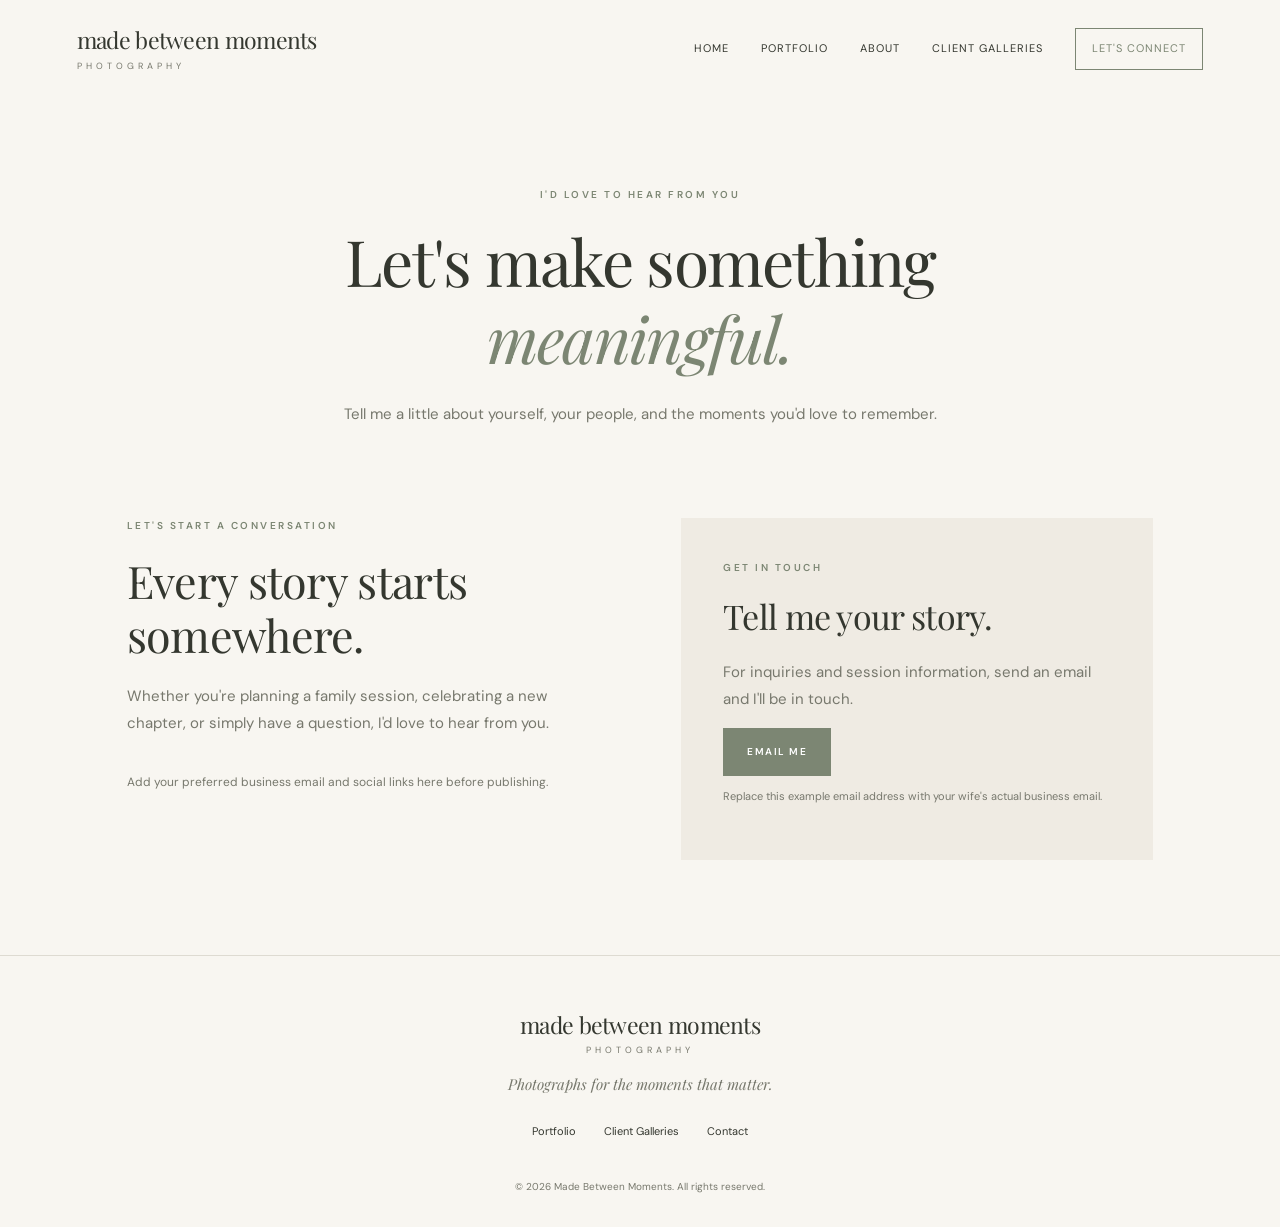
<file: website/contact.html>
<!DOCTYPE html>
<html lang="en">
<head>
  <meta charset="UTF-8"><meta name="viewport" content="width=device-width, initial-scale=1">
  <meta name="description" content="Get in touch with Made Between Moments photography.">
  <title>Contact | Made Between Moments</title>
  <link rel="preconnect" href="https://fonts.googleapis.com">
  <link href="https://fonts.googleapis.com/css2?family=DM+Sans:wght@400;500;600&family=Playfair+Display:ital,wght@0,400;0,500;1,400&display=swap" rel="stylesheet">
  <link rel="stylesheet" href="assets/css/styles.css"><script src="assets/js/main.js" defer></script>
</head>
<body>
  <header class="site-header">
    <a class="wordmark" href="index.html"><span class="wordmark-name">made between moments</span><span class="wordmark-subtitle">PHOTOGRAPHY</span></a>
    <button class="menu-toggle" aria-label="Toggle navigation" aria-expanded="false">☰</button>
    <nav class="main-nav" aria-label="Main navigation"><a href="index.html">Home</a><a href="portfolio.html">Portfolio</a><a href="about.html">About</a><a href="galleries.html">Client Galleries</a><a class="nav-contact" href="contact.html" aria-current="page">Let's Connect</a></nav>
  </header>
  <main>
    <section class="page-hero section-wrap"><p class="eyebrow">I'D LOVE TO HEAR FROM YOU</p><h1>Let's make something<br><em>meaningful.</em></h1><p>Tell me a little about yourself, your people, and the moments you'd love to remember.</p></section>
    <section class="contact-layout section-wrap">
      <div><p class="eyebrow">LET'S START A CONVERSATION</p><h2>Every story starts<br>somewhere.</h2><p>Whether you're planning a family session, celebrating a new chapter, or simply have a question, I'd love to hear from you.</p><p class="contact-note">Add your preferred business email and social links here before publishing.</p></div>
      <div class="contact-card"><p class="eyebrow">GET IN TOUCH</p><h2>Tell me your story.</h2><p>For inquiries and session information, send an email and I'll be in touch.</p><a class="button-link" href="mailto:hello@madebetweenmomentsmom.com?subject=Photography%20Inquiry">EMAIL ME</a><p class="small-note">Replace this example email address with your wife's actual business email.</p></div>
    </section>
  </main>
  <footer class="site-footer"><a class="wordmark footer-wordmark" href="index.html"><span class="wordmark-name">made between moments</span><span class="wordmark-subtitle">PHOTOGRAPHY</span></a><p>Photographs for the moments that matter.</p><div class="footer-links"><a href="portfolio.html">Portfolio</a><a href="galleries.html">Client Galleries</a><a href="contact.html">Contact</a></div><small>© <span data-year></span> Made Between Moments. All rights reserved.</small></footer>
</body>
</html>
</file>
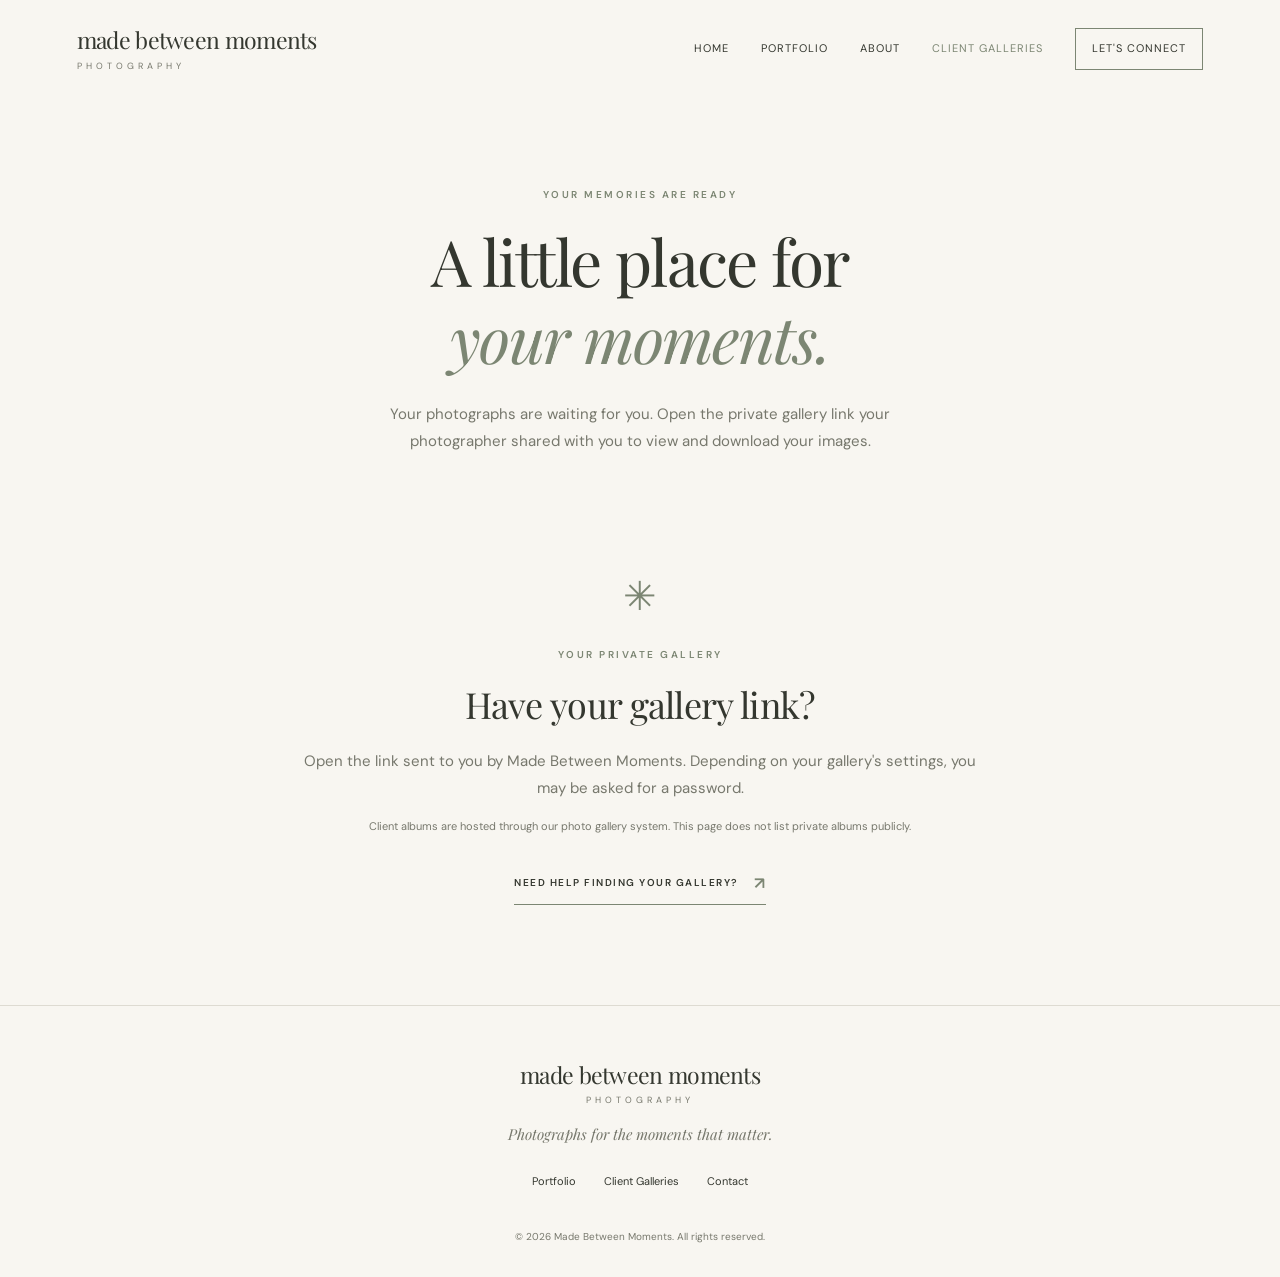
<file: website/galleries.html>
<!DOCTYPE html>
<html lang="en">
<head>
  <meta charset="UTF-8"><meta name="viewport" content="width=device-width, initial-scale=1">
  <meta name="description" content="Access your Made Between Moments photography gallery.">
  <title>Client Galleries | Made Between Moments</title>
  <link rel="preconnect" href="https://fonts.googleapis.com">
  <link href="https://fonts.googleapis.com/css2?family=DM+Sans:wght@400;500;600&family=Playfair+Display:ital,wght@0,400;0,500;1,400&display=swap" rel="stylesheet">
  <link rel="stylesheet" href="assets/css/styles.css"><script src="assets/js/main.js" defer></script>
</head>
<body>
  <header class="site-header">
    <a class="wordmark" href="index.html"><span class="wordmark-name">made between moments</span><span class="wordmark-subtitle">PHOTOGRAPHY</span></a>
    <button class="menu-toggle" aria-label="Toggle navigation" aria-expanded="false">☰</button>
    <nav class="main-nav" aria-label="Main navigation"><a href="index.html">Home</a><a href="portfolio.html">Portfolio</a><a href="about.html">About</a><a href="galleries.html" aria-current="page">Client Galleries</a><a class="nav-contact" href="contact.html">Let's Connect</a></nav>
  </header>
  <main>
    <section class="page-hero section-wrap"><p class="eyebrow">YOUR MEMORIES ARE READY</p><h1>A little place for<br><em>your moments.</em></h1><p>Your photographs are waiting for you. Open the private gallery link your photographer shared with you to view and download your images.</p></section>
    <section class="gallery-access section-wrap">
      <div class="gallery-access-icon">✳</div><p class="eyebrow">YOUR PRIVATE GALLERY</p><h2>Have your gallery link?</h2><p>Open the link sent to you by Made Between Moments. Depending on your gallery's settings, you may be asked for a password.</p>
      <p class="small-note">Client albums are hosted through our photo gallery system. This page does not list private albums publicly.</p>
      <a class="text-link" href="contact.html">NEED HELP FINDING YOUR GALLERY? <span>↗</span></a>
    </section>
  </main>
  <footer class="site-footer"><a class="wordmark footer-wordmark" href="index.html"><span class="wordmark-name">made between moments</span><span class="wordmark-subtitle">PHOTOGRAPHY</span></a><p>Photographs for the moments that matter.</p><div class="footer-links"><a href="portfolio.html">Portfolio</a><a href="galleries.html">Client Galleries</a><a href="contact.html">Contact</a></div><small>© <span data-year></span> Made Between Moments. All rights reserved.</small></footer>
</body>
</html>
</file>
<file: website/assets/css/styles.css>
:root {
  --paper: #f8f6f1;
  --cream: #efebe3;
  --ink: #34372f;
  --muted: #77786d;
  --sage: #7c8673;
  --line: #dedbd2;
  --serif: "Playfair Display", Georgia, serif;
  --sans: "DM Sans", Arial, sans-serif;
  --content: 1180px;
}
* { box-sizing: border-box; }
html { scroll-behavior: smooth; }
body { margin: 0; background: var(--paper); color: var(--ink); font-family: var(--sans); font-size: 15px; line-height: 1.8; }
a { color: inherit; text-decoration: none; }
img { display: block; width: 100%; height: 100%; object-fit: cover; }
.site-header { max-width: 1440px; margin: auto; padding: 26px 6%; display: flex; align-items: center; justify-content: space-between; gap: 32px; }
.wordmark { display: flex; flex-direction: column; align-items: flex-start; line-height: 1.2; white-space: nowrap; }
.wordmark-name { font-family: var(--serif); font-size: 23px; letter-spacing: -.7px; }
.wordmark-subtitle { margin-top: 7px; font-size: 9px; letter-spacing: 4px; color: var(--muted); }
.main-nav { display: flex; align-items: center; gap: clamp(15px, 2.5vw, 34px); font-size: 11px; letter-spacing: 1px; text-transform: uppercase; }
.main-nav a { transition: color .2s ease; }
.main-nav a:hover, .main-nav a[aria-current="page"] { color: var(--sage); }
.nav-contact { border: 1px solid var(--sage); padding: 10px 16px; }
.menu-toggle { display: none; background: none; border: 0; color: var(--ink); font-size: 24px; cursor: pointer; }
.hero { max-width: 1440px; margin: 30px auto 0; padding: 25px 6% 75px; display: grid; grid-template-columns: .85fr 1.15fr; align-items: center; gap: 7%; }
.hero-copy { padding: 35px 0; }
.eyebrow { margin: 0 0 20px; color: var(--sage); font-size: 10px; font-weight: 600; letter-spacing: 2.5px; line-height: 1.6; }
h1, h2, blockquote { font-family: var(--serif); font-weight: 400; line-height: 1.2; }
h1 { margin: 0 0 24px; font-size: clamp(46px, 5.2vw, 75px); letter-spacing: -1.7px; }
h2 { margin: 0 0 22px; font-size: clamp(32px, 3.5vw, 48px); letter-spacing: -.7px; }
h1 em, h2 em { color: var(--sage); font-weight: 400; }
.hero-description { max-width: 390px; margin: 0 0 30px; color: var(--muted); font-size: 15px; }
.text-link { display: inline-flex; gap: 15px; align-items: center; padding-bottom: 5px; border-bottom: 1px solid var(--sage); color: var(--ink); font-size: 10px; font-weight: 600; letter-spacing: 1.5px; }
.text-link span { color: var(--sage); font-size: 17px; }
.image-frame { position: relative; height: min(65vw, 650px); min-height: 420px; background: var(--cream); }
.image-frame img { object-position: center; }
.image-caption { position: absolute; right: -20px; bottom: 28px; background: var(--paper); padding: 12px 18px; color: var(--muted); font-family: var(--serif); font-size: 14px; font-style: italic; }
.section-wrap { max-width: var(--content); margin: 0 auto; padding: 95px 6%; }
.intro { text-align: center; }
.intro h2 { font-size: clamp(38px, 4vw, 54px); }
.intro-text { max-width: 600px; margin: 0 auto 27px; color: var(--muted); }
.featured { padding-top: 55px; }
.section-heading { display: flex; justify-content: space-between; align-items: end; gap: 24px; margin-bottom: 42px; }
.section-heading h2 { margin-bottom: 0; }
.photo-grid { display: grid; grid-template-columns: repeat(3, 1fr); gap: 25px; align-items: start; }
.photo-card { display: block; }
.photo-card img { height: 390px; background: var(--cream); transition: transform .4s ease; }
.photo-card { overflow: hidden; }
.photo-card:hover img { transform: scale(1.025); }
.photo-card-offset { margin-top: 45px; }
.photo-card-label { display: block; padding-top: 17px; font-size: 10px; letter-spacing: 2px; color: var(--muted); }
.mobile-link { display: none; }
.quote-section { padding: 95px 8%; background: var(--cream); text-align: center; }
.quote-section blockquote { max-width: 820px; margin: 0 auto 25px; font-size: clamp(29px, 4vw, 48px); }
.quote-credit { color: var(--muted); font-size: 9px; letter-spacing: 2px; }
.cta-section { text-align: center; padding-top: 105px; padding-bottom: 110px; }
.cta-section h2 { font-size: clamp(40px, 4.5vw, 58px); margin-bottom: 32px; }
.button-link { display: inline-block; padding: 14px 23px; background: var(--sage); border: 1px solid var(--sage); color: #fff; font-size: 10px; letter-spacing: 1.5px; font-weight: 600; transition: background .2s ease; }
.button-link:hover { background: var(--ink); border-color: var(--ink); }
.site-footer { padding: 55px 6% 28px; border-top: 1px solid var(--line); text-align: center; }
.footer-wordmark { align-items: center; }
.site-footer > p { color: var(--muted); font-family: var(--serif); font-style: italic; }
.footer-links { display: flex; justify-content: center; gap: 28px; margin: 24px 0 30px; font-size: 11px; }
.site-footer small { color: var(--muted); font-size: 10px; }
.page-hero { padding-top: 90px; padding-bottom: 55px; text-align: center; }
.page-hero h1 { font-size: clamp(45px, 5vw, 68px); }
.page-hero > p:last-child { max-width: 600px; margin: 0 auto; color: var(--muted); }
.portfolio-grid { padding-top: 35px; display: grid; grid-template-columns: repeat(2, 1fr); gap: 65px 35px; }
.portfolio-item:nth-child(even) { margin-top: 75px; }
.portfolio-item img { height: 430px; background: var(--cream); }
.portfolio-item h2 { margin: 18px 0 5px; font-size: 29px; }
.portfolio-item p { margin: 0; color: var(--muted); }
.about-layout { display: grid; grid-template-columns: .9fr 1.1fr; align-items: center; gap: 9%; padding-top: 40px; }
.about-image { height: 580px; background: var(--cream); }
.about-copy p:not(.eyebrow) { color: var(--muted); }
.about-copy h2 { font-size: clamp(34px, 3.5vw, 46px); }
.contact-layout { display: grid; grid-template-columns: 1fr 1fr; gap: 8%; padding-top: 35px; }
.contact-layout > div > p:not(.eyebrow) { color: var(--muted); }
.contact-note { padding-top: 20px; font-size: 12px; }
.contact-card { padding: 42px; background: var(--cream); }
.contact-card h2 { font-size: 34px; }
.contact-card > p:not(.eyebrow) { color: var(--muted); }
.small-note { color: var(--muted); font-size: 11px; }
.gallery-access { max-width: 750px; padding: 50px 35px 100px; text-align: center; }
.gallery-access-icon { margin-bottom: 15px; color: var(--sage); font-size: 40px; }
.gallery-access h2 { font-size: 36px; }
.gallery-access > p:not(.eyebrow) { color: var(--muted); }
.gallery-access .text-link { margin-top: 20px; }
@media (max-width: 900px) {
  .site-header { padding: 22px 5%; }
  .wordmark-name { font-size: 20px; }
  .menu-toggle { display: block; }
  .main-nav { display: none; position: absolute; z-index: 10; top: 82px; left: 0; right: 0; padding: 25px 6%; background: var(--paper); border-bottom: 1px solid var(--line); flex-direction: column; align-items: stretch; gap: 17px; }
  .main-nav.is-open { display: flex; }
  .nav-contact { text-align: center; }
  .hero { grid-template-columns: 1fr; gap: 35px; padding-top: 10px; }
  .hero-copy { padding-bottom: 0; }
  .image-frame { height: 75vw; min-height: 330px; max-height: 580px; }
  .image-caption { right: 10px; bottom: 12px; }
  .photo-grid { gap: 15px; }
  .photo-card img { height: 300px; }
  .about-layout { gap: 5%; }
  .about-image { height: 480px; }
}
@media (max-width: 600px) {
  body { font-size: 14px; }
  .site-header { padding: 20px 6%; }
  .wordmark-name { font-size: 19px; }
  .hero { margin-top: 0; padding: 30px 6% 50px; }
  h1 { font-size: 48px; }
  .section-wrap { padding: 70px 6%; }
  .intro { padding-top: 70px; padding-bottom: 65px; }
  .featured { padding-top: 35px; }
  .section-heading { display: block; margin-bottom: 28px; }
  .desktop-link { display: none; }
  .photo-grid { grid-template-columns: 1fr; gap: 28px; }
  .photo-card-offset { margin-top: 0; }
  .photo-card img { height: 110vw; max-height: 480px; }
  .mobile-link { display: inline-flex; margin-top: 30px; }
  .quote-section { padding: 75px 7%; }
  .cta-section { padding-top: 75px; padding-bottom: 80px; }
  .site-footer { padding-top: 45px; }
  .footer-links { gap: 18px; flex-wrap: wrap; }
  .page-hero { padding-top: 70px; padding-bottom: 35px; }
  .portfolio-grid { grid-template-columns: 1fr; gap: 35px; padding-top: 30px; }
  .portfolio-item:nth-child(even) { margin-top: 0; }
  .portfolio-item img { height: 110vw; max-height: 480px; }
  .about-layout, .contact-layout { grid-template-columns: 1fr; gap: 35px; }
  .about-image { height: 110vw; max-height: 500px; }
  .contact-card { padding: 28px; }
  .gallery-access { padding: 35px 7% 75px; }
}
</file>
